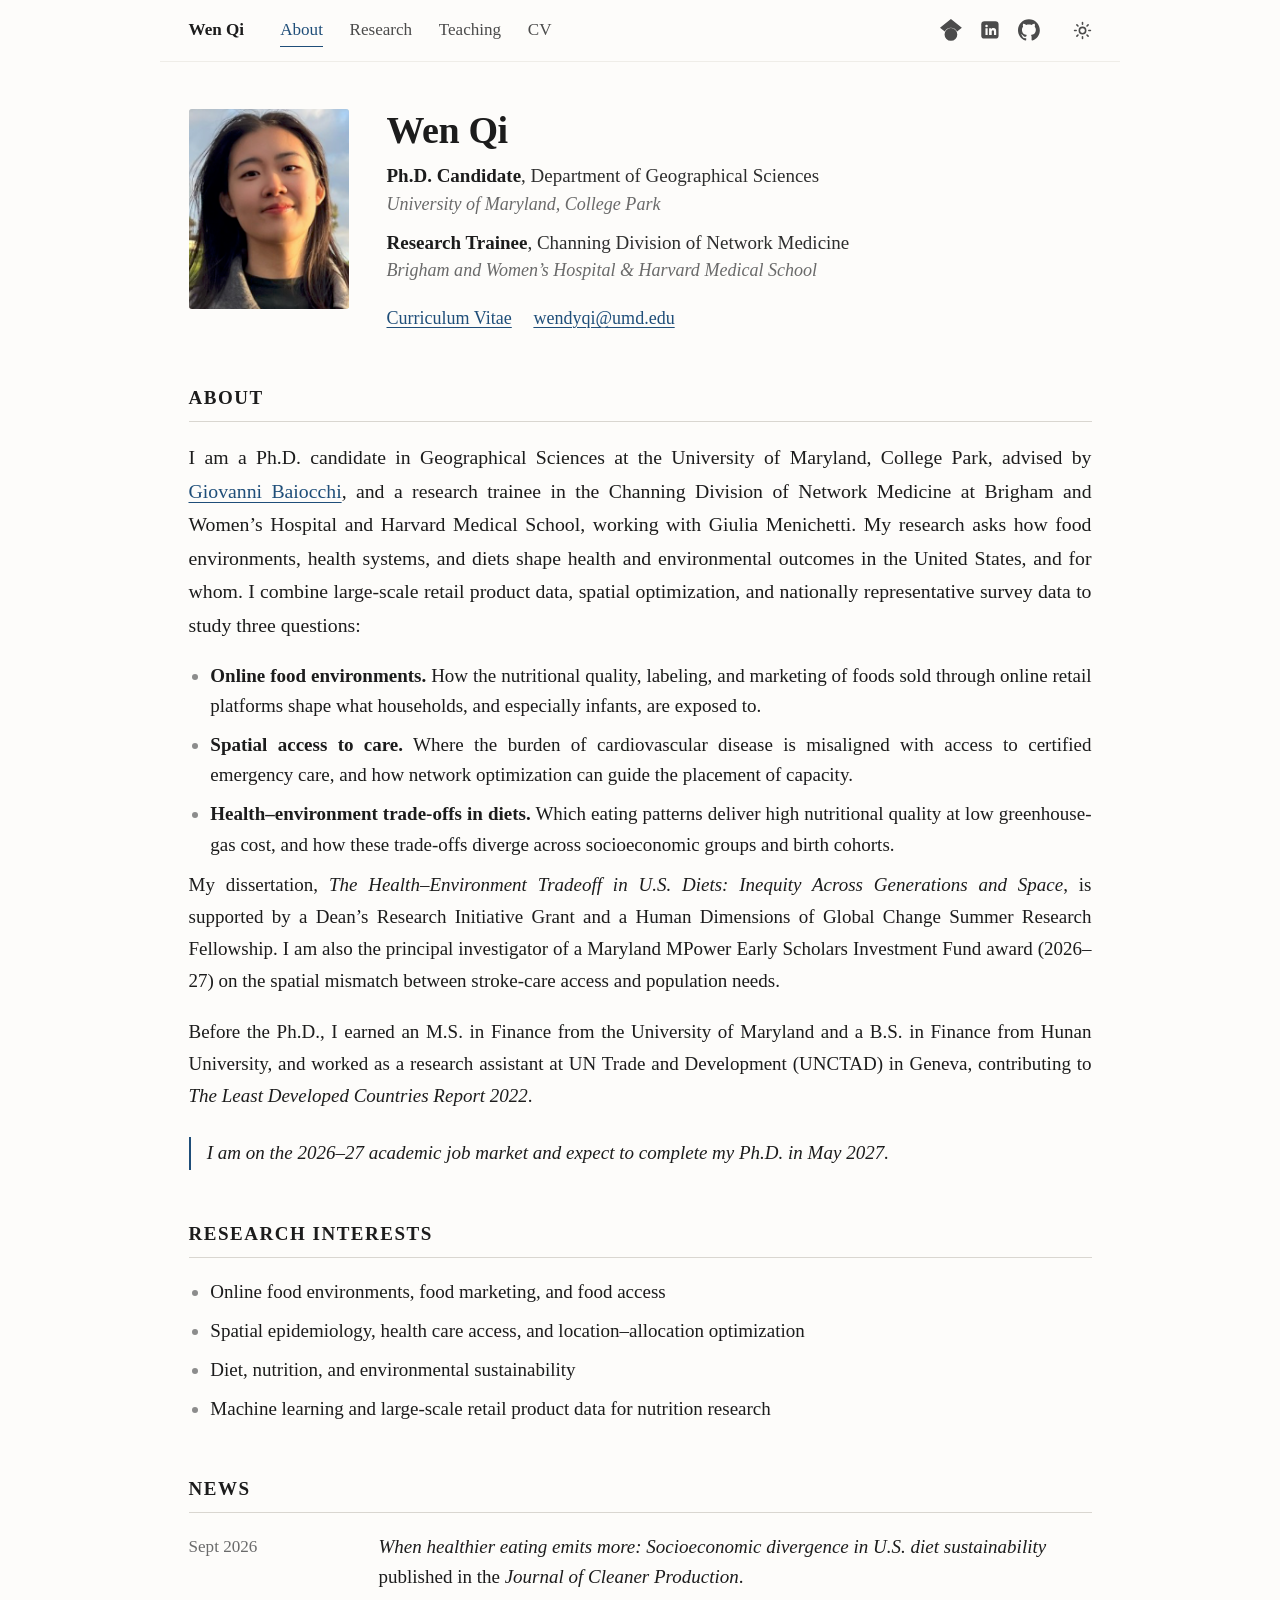
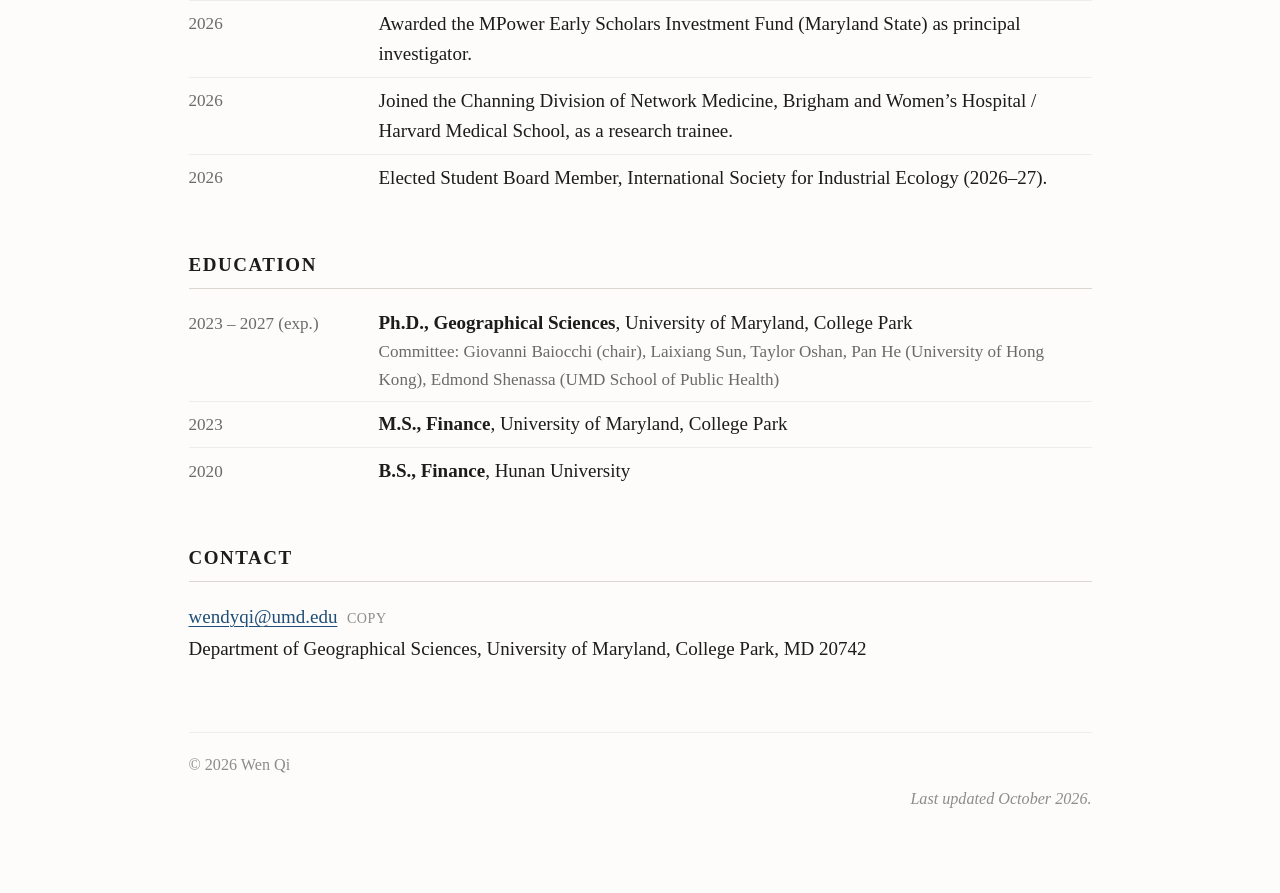
<file: index.html>
<!DOCTYPE html>
<html lang="en">
<head>
  <meta charset="UTF-8">
  <meta name="viewport" content="width=device-width, initial-scale=1.0">
  <title>Wen Qi — Ph.D. Candidate in Geographical Sciences, University of Maryland</title>
  <meta name="description" content="Wen Qi is a Ph.D. candidate in Geographical Sciences at the University of Maryland and a research trainee at Brigham and Women's Hospital / Harvard Medical School. Research on online food environments, spatial access to care, and the health and environmental impacts of diets. On the 2026–27 academic job market.">
  <meta name="author" content="Wen Qi">
  <meta name="theme-color" content="#fdfcfa">
  <meta property="og:type" content="website">
  <meta property="og:title" content="Wen Qi — Ph.D. Candidate, University of Maryland">
  <meta property="og:description" content="Research on online food environments, spatial access to care, and the health and environmental impacts of diets. On the 2026–27 academic job market.">
  <script type="application/ld+json">
  {
    "@context": "https://schema.org",
    "@type": "Person",
    "name": "Wen Qi",
    "alternateName": "Wendy Qi",
    "jobTitle": "Ph.D. Candidate in Geographical Sciences",
    "email": "wendyqi@umd.edu",
    "affiliation": [
      { "@type": "CollegeOrUniversity", "name": "University of Maryland, College Park" },
      { "@type": "Organization", "name": "Brigham and Women's Hospital / Harvard Medical School" }
    ],
    "alumniOf": [
      { "@type": "CollegeOrUniversity", "name": "University of Maryland, College Park" },
      { "@type": "CollegeOrUniversity", "name": "Hunan University" }
    ],
    "knowsAbout": ["Diet and nutrition", "Sustainable food systems", "Food environments", "Spatial epidemiology", "Health care access", "Optimization", "Machine learning"]
  }
  </script>
  <link rel="stylesheet" href="styles.css">
  <script>
    (function () {
      var e = document.documentElement; e.classList.add('js');
      try { if (localStorage.getItem('theme') === 'dark') e.setAttribute('data-theme', 'dark'); } catch (err) {}
    })();
  </script>
</head>
<body>
<nav class="topnav">
  <div class="topnav-inner">
    <a class="topnav-home" href="./">Wen Qi</a>
    <span class="topnav-links">
      <a href="./" aria-current="page">About</a>
      <a href="research.html">Research</a>
      <a href="teaching.html">Teaching</a>
      <a href="cv.pdf" target="_blank" rel="noopener">CV</a>
    </span>
    <span class="social">
      <a href="https://scholar.google.com/citations?user=WPGppOMAAAAJ&amp;hl=en" target="_blank" rel="noopener" aria-label="Google Scholar" title="Google Scholar">
        <svg viewBox="0 0 24 24" fill="currentColor" aria-hidden="true"><path d="M5.242 13.769L0 9.5 12 0l12 9.5-5.242 4.269C17.548 11.249 14.978 9.5 12 9.5c-2.977 0-5.548 1.748-6.758 4.269zM12 10a7 7 0 1 0 0 14 7 7 0 0 0 0-14z"/></svg>
      </a>
      <a href="https://www.linkedin.com/in/wenqi-codingefficient" target="_blank" rel="noopener" aria-label="LinkedIn" title="LinkedIn">
        <svg viewBox="0 0 24 24" aria-hidden="true"><rect x="2.5" y="2.5" width="19" height="19" rx="3.5" fill="currentColor"/><path fill="var(--bg)" d="M7.1 10.1h2.4v7.4H7.1zM8.3 6.4a1.4 1.4 0 1 1 0 2.8 1.4 1.4 0 0 1 0-2.8zM11.1 10.1h2.3v1c.35-.63 1.17-1.25 2.4-1.25 2.55 0 3.05 1.65 3.05 3.8v3.85h-2.4v-3.4c0-.82-.02-1.86-1.15-1.86-1.15 0-1.33.89-1.33 1.8v3.46h-2.87z"/></svg>
      </a>
      <a href="https://github.com/wendyqqqqi" target="_blank" rel="noopener" aria-label="GitHub" title="GitHub">
        <svg viewBox="0 0 24 24" fill="currentColor" aria-hidden="true"><path d="M12 .297c-6.63 0-12 5.373-12 12 0 5.303 3.438 9.8 8.205 11.385.6.113.82-.258.82-.577 0-.285-.01-1.04-.015-2.04-3.338.724-4.042-1.61-4.042-1.61C4.422 18.07 3.633 17.7 3.633 17.7c-1.087-.744.084-.729.084-.729 1.205.084 1.838 1.236 1.838 1.236 1.07 1.835 2.809 1.305 3.495.998.108-.776.417-1.305.76-1.605-2.665-.3-5.466-1.332-5.466-5.93 0-1.31.465-2.38 1.235-3.22-.135-.303-.54-1.523.105-3.176 0 0 1.005-.322 3.3 1.23.96-.267 1.98-.399 3-.405 1.02.006 2.04.138 3 .405 2.28-1.552 3.285-1.23 3.285-1.23.645 1.653.24 2.873.12 3.176.765.84 1.23 1.91 1.23 3.22 0 4.61-2.805 5.625-5.475 5.92.42.36.81 1.096.81 2.22 0 1.606-.015 2.896-.015 3.286 0 .315.21.69.825.57C20.565 22.092 24 17.592 24 12.297c0-6.627-5.373-12-12-12"/></svg>
      </a>
    </span>
    <button id="theme-toggle" class="theme-toggle" type="button" aria-label="Toggle dark mode" title="Light / dark">
      <svg class="ic-sun" viewBox="0 0 24 24" fill="none" stroke="currentColor" stroke-width="2" stroke-linecap="round"><circle cx="12" cy="12" r="4"/><path d="M12 2v2M12 20v2M4.9 4.9l1.4 1.4M17.7 17.7l1.4 1.4M2 12h2M20 12h2M4.9 19.1l1.4-1.4M17.7 6.3l1.4-1.4"/></svg>
      <svg class="ic-moon" viewBox="0 0 24 24" fill="none" stroke="currentColor" stroke-width="2" stroke-linecap="round" stroke-linejoin="round"><path d="M21 12.8A9 9 0 1 1 11.2 3a7 7 0 0 0 9.8 9.8z"/></svg>
    </button>
  </div>
</nav>

<header class="hero">
  <!-- 照片文件：images/Headshot.png（换照片时保持同名即可） -->
  <img class="portrait" src="images/Headshot.png" width="160" height="200" alt="Wen Qi">
  <div class="hero-text">
    <h1>Wen Qi</h1>
    <div class="affil">
      <p><span class="role">Ph.D. Candidate</span>, Department of Geographical Sciences<br>
      <span class="inst">University of Maryland, College Park</span></p>
      <p><span class="role">Research Trainee</span>, Channing Division of Network Medicine<br>
      <span class="inst">Brigham and Women’s Hospital &amp; Harvard Medical School</span></p>
    </div>
    <p class="links">
      <a href="cv.pdf" target="_blank" rel="noopener">Curriculum Vitae</a>
      <a href="mailto:wendyqi@umd.edu">wendyqi@umd.edu</a>
    </p>
  </div>
</header>

<main>

<section id="about">
  <h2>About</h2>
  <p class="lead">
    I am a Ph.D. candidate in Geographical Sciences at the University of Maryland, College Park,
    advised by <a href="https://geog.umd.edu/facultyprofile/baiocchi/giovanni" target="_blank" rel="noopener">Giovanni Baiocchi</a>,
    and a research trainee in the Channing Division of Network Medicine at Brigham and Women’s Hospital
    and Harvard Medical School, working with Giulia Menichetti.
    My research asks how food environments, health systems, and diets shape health and environmental
    outcomes in the United States, and for whom. I combine large-scale retail product data, spatial
    optimization, and nationally representative survey data to study three questions:
  </p>
  <ul class="plain">
    <li><strong>Online food environments.</strong> How the nutritional quality, labeling, and marketing of foods sold through online retail platforms shape what households, and especially infants, are exposed to.</li>
    <li><strong>Spatial access to care.</strong> Where the burden of cardiovascular disease is misaligned with access to certified emergency care, and how network optimization can guide the placement of capacity.</li>
    <li><strong>Health–environment trade-offs in diets.</strong> Which eating patterns deliver high nutritional quality at low greenhouse-gas cost, and how these trade-offs diverge across socioeconomic groups and birth cohorts.</li>
  </ul>
  <p>
    My dissertation, <em>The Health–Environment Tradeoff in U.S. Diets: Inequity Across Generations and Space</em>,
    is supported by a Dean’s Research Initiative Grant and a Human Dimensions of Global Change Summer Research Fellowship.
    I am also the principal investigator of a Maryland MPower Early Scholars Investment Fund award (2026–27) on the
    spatial mismatch between stroke-care access and population needs.
  </p>
  <p>
    Before the Ph.D., I earned an M.S. in Finance from the University of Maryland and a B.S. in Finance from Hunan University,
    and worked as a research assistant at UN Trade and Development (UNCTAD) in Geneva, contributing to
    <em>The Least Developed Countries Report 2022</em>.
  </p>
  <p class="market">I am on the 2026–27 academic job market and expect to complete my Ph.D. in May 2027.</p>
</section>

<section id="interests">
  <h2>Research Interests</h2>
  <ul class="plain">
    <li>Online food environments, food marketing, and food access</li>
    <li>Spatial epidemiology, health care access, and location–allocation optimization</li>
    <li>Diet, nutrition, and environmental sustainability</li>
    <li>Machine learning and large-scale retail product data for nutrition research</li>
  </ul>
</section>

<section id="news">
  <h2>News</h2>
  <ul class="rail">
    <li><span class="when">Sept 2026</span><span class="what"><em>When healthier eating emits more: Socioeconomic divergence in U.S. diet sustainability</em> published in the <em>Journal of Cleaner Production</em>.</span></li>
    <li><span class="when">2026</span><span class="what">Awarded the MPower Early Scholars Investment Fund (Maryland State) as principal investigator.</span></li>
    <li><span class="when">2026</span><span class="what">Joined the Channing Division of Network Medicine, Brigham and Women’s Hospital / Harvard Medical School, as a research trainee.</span></li>
    <li><span class="when">2026</span><span class="what">Elected Student Board Member, International Society for Industrial Ecology (2026–27).</span></li>
  </ul>
</section>

<section id="education">
  <h2>Education</h2>
  <ul class="rail">
    <li><span class="when">2023 – 2027 (exp.)</span><span class="what"><strong>Ph.D., Geographical Sciences</strong>, University of Maryland, College Park
      <small>Committee: Giovanni Baiocchi (chair), Laixiang Sun, Taylor Oshan, Pan He (University of Hong Kong), Edmond Shenassa (UMD School of Public Health)</small></span></li>
    <li><span class="when">2023</span><span class="what"><strong>M.S., Finance</strong>, University of Maryland, College Park</span></li>
    <li><span class="when">2020</span><span class="what"><strong>B.S., Finance</strong>, Hunan University</span></li>
  </ul>
</section>

<section id="contact">
  <h2>Contact</h2>
  <p>
    <a href="mailto:wendyqi@umd.edu">wendyqi@umd.edu</a><button type="button" class="copy-btn" data-copy="wendyqi@umd.edu" aria-label="Copy email address">copy</button><br>
    Department of Geographical Sciences, University of Maryland, College Park, MD 20742
  </p>
</section>

</main>

<footer>
  <p>© 2026 Wen Qi</p>
  <p class="updated"><em>Last updated October 2026.</em></p>
</footer>

<script src="script.js" defer></script>
</body>
</html>
</file>
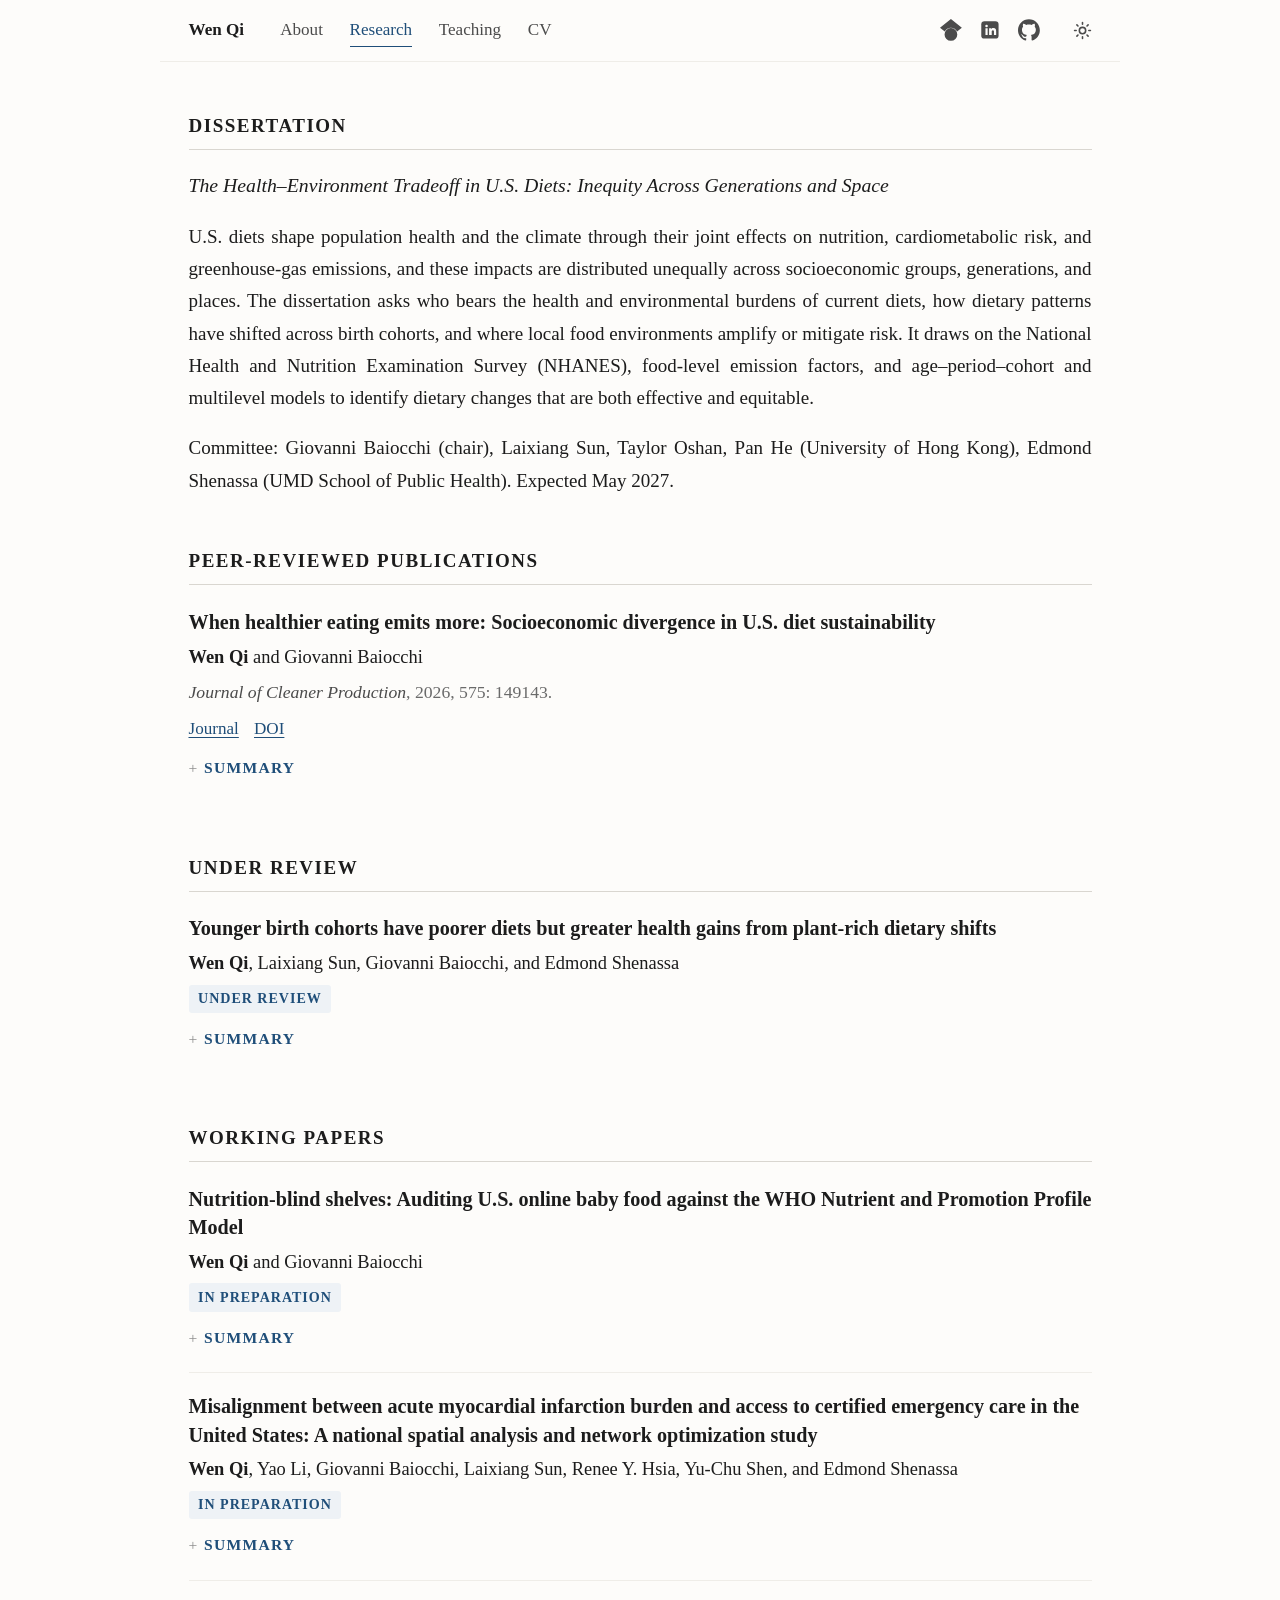
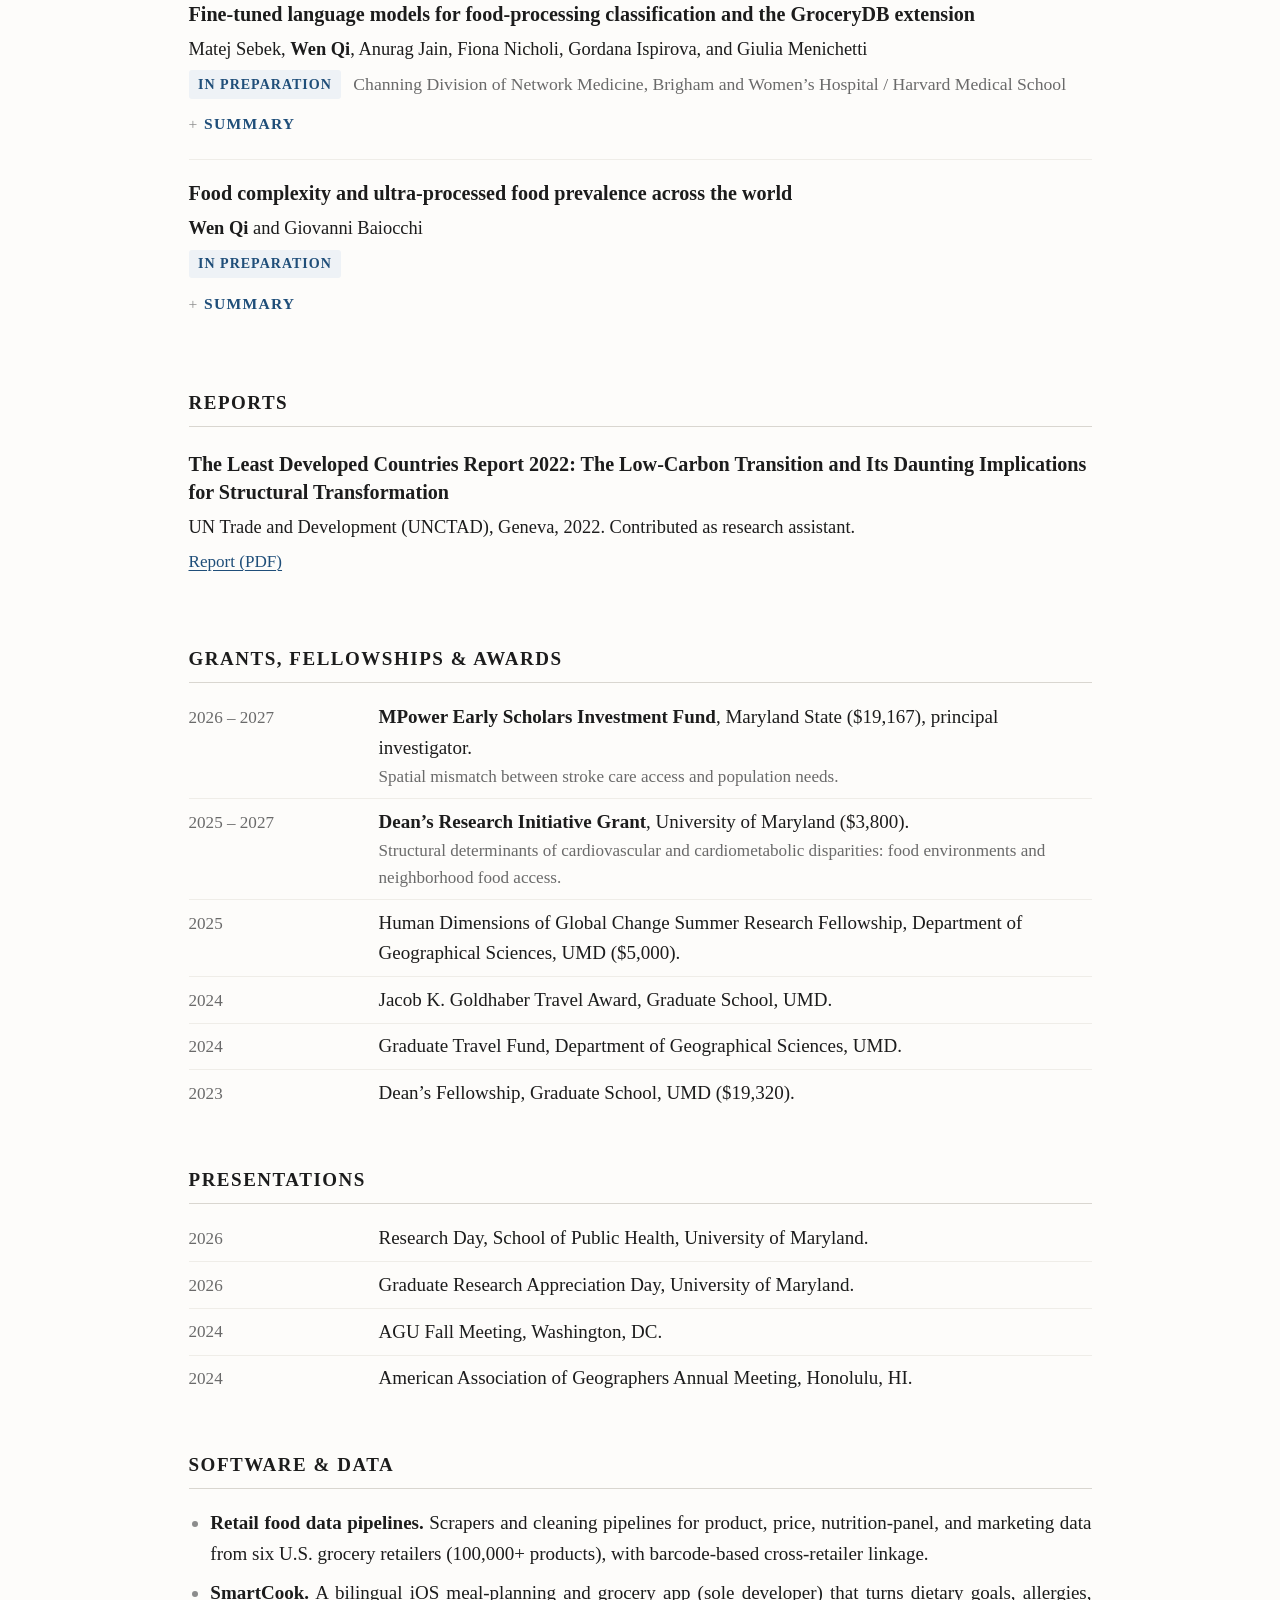
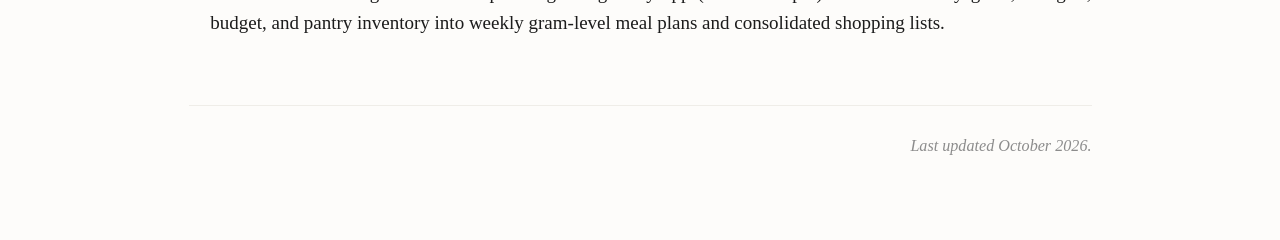
<file: research.html>
<!DOCTYPE html>
<html lang="en">
<head>
  <meta charset="UTF-8">
  <meta name="viewport" content="width=device-width, initial-scale=1.0">
  <title>Research — Wen Qi</title>
  <meta name="description" content="Publications, working papers, grants, and presentations of Wen Qi, Ph.D. candidate in Geographical Sciences at the University of Maryland.">
  <meta name="author" content="Wen Qi">
  <link rel="stylesheet" href="styles.css">
  <script>
    (function () {
      var e = document.documentElement; e.classList.add('js');
      try { if (localStorage.getItem('theme') === 'dark') e.setAttribute('data-theme', 'dark'); } catch (err) {}
    })();
  </script>
</head>
<body>
<nav class="topnav">
  <div class="topnav-inner">
    <a class="topnav-home" href="./">Wen Qi</a>
    <span class="topnav-links">
      <a href="./">About</a>
      <a href="research.html" aria-current="page">Research</a>
      <a href="teaching.html">Teaching</a>
      <a href="cv.pdf" target="_blank" rel="noopener">CV</a>
    </span>
    <span class="social">
      <a href="https://scholar.google.com/citations?user=WPGppOMAAAAJ&amp;hl=en" target="_blank" rel="noopener" aria-label="Google Scholar" title="Google Scholar">
        <svg viewBox="0 0 24 24" fill="currentColor" aria-hidden="true"><path d="M5.242 13.769L0 9.5 12 0l12 9.5-5.242 4.269C17.548 11.249 14.978 9.5 12 9.5c-2.977 0-5.548 1.748-6.758 4.269zM12 10a7 7 0 1 0 0 14 7 7 0 0 0 0-14z"/></svg>
      </a>
      <a href="https://www.linkedin.com/in/wenqi-codingefficient" target="_blank" rel="noopener" aria-label="LinkedIn" title="LinkedIn">
        <svg viewBox="0 0 24 24" aria-hidden="true"><rect x="2.5" y="2.5" width="19" height="19" rx="3.5" fill="currentColor"/><path fill="var(--bg)" d="M7.1 10.1h2.4v7.4H7.1zM8.3 6.4a1.4 1.4 0 1 1 0 2.8 1.4 1.4 0 0 1 0-2.8zM11.1 10.1h2.3v1c.35-.63 1.17-1.25 2.4-1.25 2.55 0 3.05 1.65 3.05 3.8v3.85h-2.4v-3.4c0-.82-.02-1.86-1.15-1.86-1.15 0-1.33.89-1.33 1.8v3.46h-2.87z"/></svg>
      </a>
      <a href="https://github.com/wendyqqqqi" target="_blank" rel="noopener" aria-label="GitHub" title="GitHub">
        <svg viewBox="0 0 24 24" fill="currentColor" aria-hidden="true"><path d="M12 .297c-6.63 0-12 5.373-12 12 0 5.303 3.438 9.8 8.205 11.385.6.113.82-.258.82-.577 0-.285-.01-1.04-.015-2.04-3.338.724-4.042-1.61-4.042-1.61C4.422 18.07 3.633 17.7 3.633 17.7c-1.087-.744.084-.729.084-.729 1.205.084 1.838 1.236 1.838 1.236 1.07 1.835 2.809 1.305 3.495.998.108-.776.417-1.305.76-1.605-2.665-.3-5.466-1.332-5.466-5.93 0-1.31.465-2.38 1.235-3.22-.135-.303-.54-1.523.105-3.176 0 0 1.005-.322 3.3 1.23.96-.267 1.98-.399 3-.405 1.02.006 2.04.138 3 .405 2.28-1.552 3.285-1.23 3.285-1.23.645 1.653.24 2.873.12 3.176.765.84 1.23 1.91 1.23 3.22 0 4.61-2.805 5.625-5.475 5.92.42.36.81 1.096.81 2.22 0 1.606-.015 2.896-.015 3.286 0 .315.21.69.825.57C20.565 22.092 24 17.592 24 12.297c0-6.627-5.373-12-12-12"/></svg>
      </a>
    </span>
    <button id="theme-toggle" class="theme-toggle" type="button" aria-label="Toggle dark mode" title="Light / dark">
      <svg class="ic-sun" viewBox="0 0 24 24" fill="none" stroke="currentColor" stroke-width="2" stroke-linecap="round"><circle cx="12" cy="12" r="4"/><path d="M12 2v2M12 20v2M4.9 4.9l1.4 1.4M17.7 17.7l1.4 1.4M2 12h2M20 12h2M4.9 19.1l1.4-1.4M17.7 6.3l1.4-1.4"/></svg>
      <svg class="ic-moon" viewBox="0 0 24 24" fill="none" stroke="currentColor" stroke-width="2" stroke-linecap="round" stroke-linejoin="round"><path d="M21 12.8A9 9 0 1 1 11.2 3a7 7 0 0 0 9.8 9.8z"/></svg>
    </button>
  </div>
</nav>

<main>

<section id="dissertation">
  <h2>Dissertation</h2>
  <p class="lead"><em>The Health–Environment Tradeoff in U.S. Diets: Inequity Across Generations and Space</em></p>
  <p>
    U.S. diets shape population health and the climate through their joint effects on nutrition, cardiometabolic risk,
    and greenhouse-gas emissions, and these impacts are distributed unequally across socioeconomic groups, generations,
    and places. The dissertation asks who bears the health and environmental burdens of current diets, how dietary
    patterns have shifted across birth cohorts, and where local food environments amplify or mitigate risk. It draws on
    the National Health and Nutrition Examination Survey (NHANES), food-level emission factors, and age–period–cohort
    and multilevel models to identify dietary changes that are both effective and equitable.
  </p>
  <p class="venue">Committee: Giovanni Baiocchi (chair), Laixiang Sun, Taylor Oshan, Pan He (University of Hong Kong), Edmond Shenassa (UMD School of Public Health). Expected May 2027.</p>
</section>

<section id="publications">
  <h2>Peer-Reviewed Publications</h2>
  <ol class="papers">
    <li class="paper">
      <h3>When healthier eating emits more: Socioeconomic divergence in U.S. diet sustainability</h3>
      <p class="byline"><b>Wen Qi</b> and Giovanni Baiocchi</p>
      <p class="venue"><em>Journal of Cleaner Production</em>, 2026, 575: 149143.</p>
      <p class="plinks"><a href="https://doi.org/10.1016/j.jclepro.2026.149143" target="_blank" rel="noopener">Journal</a><a href="https://doi.org/10.1016/j.jclepro.2026.149143" target="_blank" rel="noopener">DOI</a></p>
      <details>
        <summary>Summary</summary>
        <p>Using nationally representative NHANES dietary data, we combine the Healthy Eating Index with diet-related greenhouse-gas emissions across 13 food components to characterize how actually consumed U.S. diets balance nutritional quality against climate impact. Diets rich in seafood and plant protein, fruit, and whole grains achieve a favorable trade-off, whereas diets high in saturated fat, sodium, and refined grains add environmental burden with little health benefit. The trade-off diverges by socioeconomic position: diet quality responds mainly to income, emissions respond to prices mostly within more expensive diets, and education improves both only at its highest level. Policies that make nutritious, low-impact foods affordable are needed to close the gap.</p>
      </details>
    </li>
  </ol>
</section>

<section id="under-review">
  <h2>Under Review</h2>
  <ol class="papers">
    <li class="paper">
      <h3>Younger birth cohorts have poorer diets but greater health gains from plant-rich dietary shifts</h3>
      <p class="byline"><b>Wen Qi</b>, Laixiang Sun, Giovanni Baiocchi, and Edmond Shenassa</p>
      <p class="venue"><span class="tag">Under review</span></p>
      <details>
        <summary>Summary</summary>
        <p>Using age–period–cohort models on NHANES 1999–2020 (about 26,000 adults), we separate generational differences in diet quality, cardiometabolic dysfunction, and diet-related greenhouse-gas emissions from age and period effects, then simulate individual-level, nutritionally constrained shifts of 20–50% toward EAT-Lancet reference diets. Younger cohorts start from poorer diets but gain the most in cardiometabolic health; older adults see smaller gains and potential protein-quality trade-offs; emissions fall across all cohorts. The results argue for cohort-aware dietary policy that pairs sustainability targets with age-appropriate nutrition safeguards.</p>
      </details>
    </li>
  </ol>
</section>

<section id="working-papers">
  <h2>Working Papers</h2>
  <ol class="papers">
    <li class="paper">
      <h3>Nutrition-blind shelves: Auditing U.S. online baby food against the WHO Nutrient and Promotion Profile Model</h3>
      <p class="byline"><b>Wen Qi</b> and Giovanni Baiocchi</p>
      <p class="venue"><span class="tag">In preparation</span></p>
      <details>
        <summary>Summary</summary>
        <p>We audit 1,234 unique commercial foods for infants and young children sold online by six U.S. retailers (Amazon, Target, Whole Foods, Harris Teeter, Safeway, and Costco) against the composition and promotion criteria of the WHO Nutrient and Promotion Profile Model. Six in ten products fail at least one composition criterion. Organic certification and the premium brand tier are associated with fewer added-sugar failures, but no visible cue or label marks overall compliance, and the promotional claims that cover almost every listing carry price premiums within brand without being associated with compliance. The study links large-scale retail data collection, LLM-assisted claim coding with author adjudication, and brand-clustered inference.</p>
      </details>
    </li>
    <li class="paper">
      <h3>Misalignment between acute myocardial infarction burden and access to certified emergency care in the United States: A national spatial analysis and network optimization study</h3>
      <p class="byline"><b>Wen Qi</b>, Yao Li, Giovanni Baiocchi, Laixiang Sun, Renee Y. Hsia, Yu-Chu Shen, and Edmond Shenassa</p>
      <p class="venue"><span class="tag">In preparation</span></p>
      <details>
        <summary>Summary</summary>
        <p>We estimate ZIP-level demand for acute myocardial infarction care from Medicare claims and hospital service-area flows, and match it against the national supply of hospitals with interventional cardiac catheterization capability. Two-step floating catchment accessibility at 30- and 60-minute thresholds identifies both under-served areas and over-served clusters, and location–allocation models show where added or reallocated capacity would yield the largest gains in timely access.</p>
      </details>
    </li>
    <li class="paper">
      <h3>Fine-tuned language models for food-processing classification and the GroceryDB extension</h3>
      <p class="byline">Matej Sebek, <b>Wen Qi</b>, Anurag Jain, Fiona Nicholi, Gordana Ispirova, and Giulia Menichetti</p>
      <p class="venue"><span class="tag">In preparation</span> Channing Division of Network Medicine, Brigham and Women’s Hospital / Harvard Medical School</p>
      <details>
        <summary>Summary</summary>
        <p>Extends GroceryDB, a research database of the U.S. grocery supply, with more than 100,000 product records collected from six national retailers, and retrains the fine-tuned BERT and XGBoost classifiers behind the food-processing score (FPro) on the expanded data, improving held-out discrimination and aligning the predicted distribution of processing with what is observed on retail shelves.</p>
      </details>
    </li>
    <li class="paper">
      <h3>Food complexity and ultra-processed food prevalence across the world</h3>
      <p class="byline"><b>Wen Qi</b> and Giovanni Baiocchi</p>
      <p class="venue"><span class="tag">In preparation</span></p>
      <details>
        <summary>Summary</summary>
        <p>Builds a country–year panel that links the complexity and import dependence of national food systems, derived from trade and price data, to the prevalence of processed and ultra-processed foods and to population obesity, to ask how the structure of a country’s food supply shapes its dietary transition.</p>
      </details>
    </li>
  </ol>
</section>

<section id="reports">
  <h2>Reports</h2>
  <ol class="papers">
    <li class="paper">
      <h3>The Least Developed Countries Report 2022: The Low-Carbon Transition and Its Daunting Implications for Structural Transformation</h3>
      <p class="byline">UN Trade and Development (UNCTAD), Geneva, 2022. Contributed as research assistant.</p>
      <p class="plinks"><a href="https://unctad.org/system/files/official-document/ldc2022_en.pdf" target="_blank" rel="noopener">Report (PDF)</a></p>
    </li>
  </ol>
</section>

<section id="grants">
  <h2>Grants, Fellowships &amp; Awards</h2>
  <ul class="rail">
    <li><span class="when">2026 – 2027</span><span class="what"><strong>MPower Early Scholars Investment Fund</strong>, Maryland State ($19,167), principal investigator.<small>Spatial mismatch between stroke care access and population needs.</small></span></li>
    <li><span class="when">2025 – 2027</span><span class="what"><strong>Dean’s Research Initiative Grant</strong>, University of Maryland ($3,800).<small>Structural determinants of cardiovascular and cardiometabolic disparities: food environments and neighborhood food access.</small></span></li>
    <li><span class="when">2025</span><span class="what">Human Dimensions of Global Change Summer Research Fellowship, Department of Geographical Sciences, UMD ($5,000).</span></li>
    <li><span class="when">2024</span><span class="what">Jacob K. Goldhaber Travel Award, Graduate School, UMD.</span></li>
    <li><span class="when">2024</span><span class="what">Graduate Travel Fund, Department of Geographical Sciences, UMD.</span></li>
    <li><span class="when">2023</span><span class="what">Dean’s Fellowship, Graduate School, UMD ($19,320).</span></li>
  </ul>
</section>

<section id="talks">
  <h2>Presentations</h2>
  <ul class="rail">
    <li><span class="when">2026</span><span class="what">Research Day, School of Public Health, University of Maryland.</span></li>
    <li><span class="when">2026</span><span class="what">Graduate Research Appreciation Day, University of Maryland.</span></li>
    <li><span class="when">2024</span><span class="what">AGU Fall Meeting, Washington, DC.</span></li>
    <li><span class="when">2024</span><span class="what">American Association of Geographers Annual Meeting, Honolulu, HI.</span></li>
  </ul>
</section>

<section id="software">
  <h2>Software &amp; Data</h2>
  <ul class="plain">
    <li><strong>Retail food data pipelines.</strong> Scrapers and cleaning pipelines for product, price, nutrition-panel, and marketing data from six U.S. grocery retailers (100,000+ products), with barcode-based cross-retailer linkage.</li>
    <li><strong>SmartCook.</strong> A bilingual iOS meal-planning and grocery app (sole developer) that turns dietary goals, allergies, budget, and pantry inventory into weekly gram-level meal plans and consolidated shopping lists.</li>
  </ul>
</section>

</main>

<footer>
  <p class="updated"><em>Last updated October 2026.</em></p>
</footer>

<script src="script.js" defer></script>
</body>
</html>
</file>
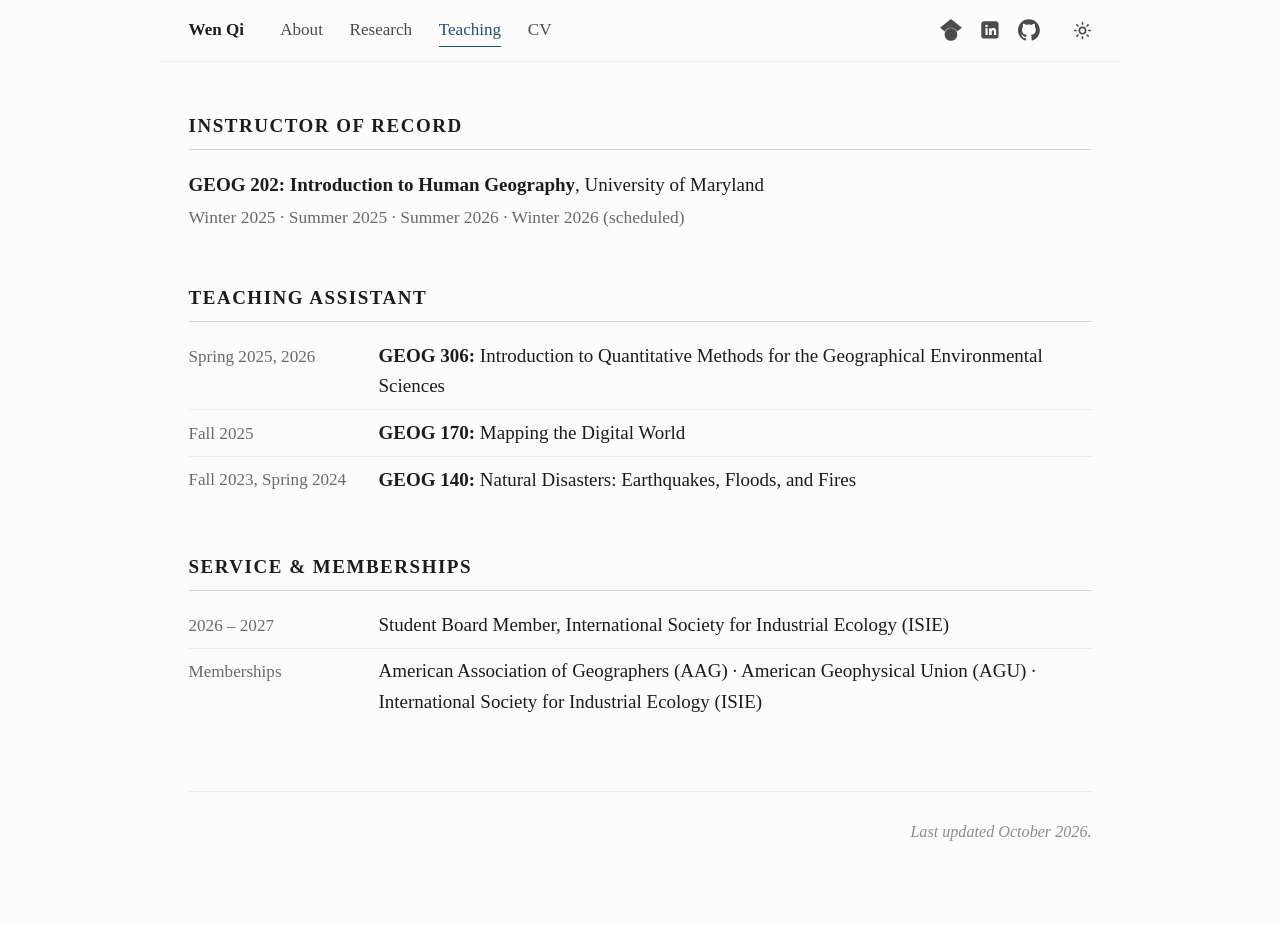
<file: teaching.html>
<!DOCTYPE html>
<html lang="en">
<head>
  <meta charset="UTF-8">
  <meta name="viewport" content="width=device-width, initial-scale=1.0">
  <title>Teaching — Wen Qi</title>
  <meta name="description" content="Teaching and service of Wen Qi, Ph.D. candidate in Geographical Sciences at the University of Maryland.">
  <meta name="author" content="Wen Qi">
  <link rel="stylesheet" href="styles.css">
  <script>
    (function () {
      var e = document.documentElement; e.classList.add('js');
      try { if (localStorage.getItem('theme') === 'dark') e.setAttribute('data-theme', 'dark'); } catch (err) {}
    })();
  </script>
</head>
<body>
<nav class="topnav">
  <div class="topnav-inner">
    <a class="topnav-home" href="./">Wen Qi</a>
    <span class="topnav-links">
      <a href="./">About</a>
      <a href="research.html">Research</a>
      <a href="teaching.html" aria-current="page">Teaching</a>
      <a href="cv.pdf" target="_blank" rel="noopener">CV</a>
    </span>
    <span class="social">
      <a href="https://scholar.google.com/citations?user=WPGppOMAAAAJ&amp;hl=en" target="_blank" rel="noopener" aria-label="Google Scholar" title="Google Scholar">
        <svg viewBox="0 0 24 24" fill="currentColor" aria-hidden="true"><path d="M5.242 13.769L0 9.5 12 0l12 9.5-5.242 4.269C17.548 11.249 14.978 9.5 12 9.5c-2.977 0-5.548 1.748-6.758 4.269zM12 10a7 7 0 1 0 0 14 7 7 0 0 0 0-14z"/></svg>
      </a>
      <a href="https://www.linkedin.com/in/wenqi-codingefficient" target="_blank" rel="noopener" aria-label="LinkedIn" title="LinkedIn">
        <svg viewBox="0 0 24 24" aria-hidden="true"><rect x="2.5" y="2.5" width="19" height="19" rx="3.5" fill="currentColor"/><path fill="var(--bg)" d="M7.1 10.1h2.4v7.4H7.1zM8.3 6.4a1.4 1.4 0 1 1 0 2.8 1.4 1.4 0 0 1 0-2.8zM11.1 10.1h2.3v1c.35-.63 1.17-1.25 2.4-1.25 2.55 0 3.05 1.65 3.05 3.8v3.85h-2.4v-3.4c0-.82-.02-1.86-1.15-1.86-1.15 0-1.33.89-1.33 1.8v3.46h-2.87z"/></svg>
      </a>
      <a href="https://github.com/wendyqqqqi" target="_blank" rel="noopener" aria-label="GitHub" title="GitHub">
        <svg viewBox="0 0 24 24" fill="currentColor" aria-hidden="true"><path d="M12 .297c-6.63 0-12 5.373-12 12 0 5.303 3.438 9.8 8.205 11.385.6.113.82-.258.82-.577 0-.285-.01-1.04-.015-2.04-3.338.724-4.042-1.61-4.042-1.61C4.422 18.07 3.633 17.7 3.633 17.7c-1.087-.744.084-.729.084-.729 1.205.084 1.838 1.236 1.838 1.236 1.07 1.835 2.809 1.305 3.495.998.108-.776.417-1.305.76-1.605-2.665-.3-5.466-1.332-5.466-5.93 0-1.31.465-2.38 1.235-3.22-.135-.303-.54-1.523.105-3.176 0 0 1.005-.322 3.3 1.23.96-.267 1.98-.399 3-.405 1.02.006 2.04.138 3 .405 2.28-1.552 3.285-1.23 3.285-1.23.645 1.653.24 2.873.12 3.176.765.84 1.23 1.91 1.23 3.22 0 4.61-2.805 5.625-5.475 5.92.42.36.81 1.096.81 2.22 0 1.606-.015 2.896-.015 3.286 0 .315.21.69.825.57C20.565 22.092 24 17.592 24 12.297c0-6.627-5.373-12-12-12"/></svg>
      </a>
    </span>
    <button id="theme-toggle" class="theme-toggle" type="button" aria-label="Toggle dark mode" title="Light / dark">
      <svg class="ic-sun" viewBox="0 0 24 24" fill="none" stroke="currentColor" stroke-width="2" stroke-linecap="round"><circle cx="12" cy="12" r="4"/><path d="M12 2v2M12 20v2M4.9 4.9l1.4 1.4M17.7 17.7l1.4 1.4M2 12h2M20 12h2M4.9 19.1l1.4-1.4M17.7 6.3l1.4-1.4"/></svg>
      <svg class="ic-moon" viewBox="0 0 24 24" fill="none" stroke="currentColor" stroke-width="2" stroke-linecap="round" stroke-linejoin="round"><path d="M21 12.8A9 9 0 1 1 11.2 3a7 7 0 0 0 9.8 9.8z"/></svg>
    </button>
  </div>
</nav>

<main>

<section id="instructor">
  <h2>Instructor of Record</h2>
  <div class="course">
    <p><span class="code">GEOG 202: Introduction to Human Geography</span>, University of Maryland<br>
    <span class="terms">Winter 2025 · Summer 2025 · Summer 2026 · Winter 2026 (scheduled)</span></p>
  </div>
  <!-- When you have course-evaluation scores, add a small table here, e.g.
  <table class="evals">
    <thead><tr><th>Term</th><th>Course rating</th><th>Instructor rating</th></tr></thead>
    <tbody><tr><td>Summer 2025</td><td>x.xx / 4.0</td><td>x.xx / 4.0</td></tr></tbody>
  </table>
  -->
</section>

<section id="ta">
  <h2>Teaching Assistant</h2>
  <ul class="rail">
    <li><span class="when">Spring 2025, 2026</span><span class="what"><strong>GEOG 306:</strong> Introduction to Quantitative Methods for the Geographical Environmental Sciences</span></li>
    <li><span class="when">Fall 2025</span><span class="what"><strong>GEOG 170:</strong> Mapping the Digital World</span></li>
    <li><span class="when">Fall 2023, Spring 2024</span><span class="what"><strong>GEOG 140:</strong> Natural Disasters: Earthquakes, Floods, and Fires</span></li>
  </ul>
</section>

<section id="service">
  <h2>Service &amp; Memberships</h2>
  <ul class="rail">
    <li><span class="when">2026 – 2027</span><span class="what">Student Board Member, International Society for Industrial Ecology (ISIE)</span></li>
    <li><span class="when">Memberships</span><span class="what">American Association of Geographers (AAG) · American Geophysical Union (AGU) · International Society for Industrial Ecology (ISIE)</span></li>
  </ul>
</section>

</main>

<footer>
  <p class="updated"><em>Last updated October 2026.</em></p>
</footer>

<script src="script.js" defer></script>
</body>
</html>
</file>
<file: styles.css>
/* Wen Qi — personal academic site. Plain HTML + CSS, no build step. */

html { font-size: 19px; -webkit-text-size-adjust: 100%; scroll-behavior: smooth; background: var(--bg); }

/* Light is the default; the toggle writes data-theme="dark" and remembers it. */
:root {
  color-scheme: light;
  --bg: #fdfcfa;
  --fg: #1c1c1c;
  --fg-2: #2e2e2e;
  --fg-3: #4b4b4b;
  --muted: #6a6a6a;
  --faint: #8c8c8c;
  --accent: #1f4e79;
  --accent-hover: #0d2b4d;
  --line: #d9d6d0;
  --line-soft: #e6e3dd;
  --line-faint: #efede8;
  --tag-bg: #eef2f6;
  --nav-bg: rgba(253, 252, 250, 0.94);
}
:root[data-theme="dark"] {
  color-scheme: dark;
  --bg: #15171c;
  --fg: #e6e6e6;
  --fg-2: #d2d4d7;
  --fg-3: #aeb3bb;
  --muted: #9298a2;
  --faint: #767c86;
  --accent: #8fb3e6;
  --accent-hover: #b4cdf2;
  --line: #3a404a;
  --line-soft: #2c313a;
  --line-faint: #23272e;
  --tag-bg: #232933;
  --nav-bg: rgba(21, 23, 28, 0.92);
}

* { box-sizing: border-box; }

body {
  font-family: 'Times New Roman', Times, 'Nimbus Roman', 'Liberation Serif', serif;
  line-height: 1.6;
  color: var(--fg);
  background: var(--bg);
  max-width: 960px;
  margin: 0 auto;
  padding: 0 1.5rem 4rem;
  -webkit-font-smoothing: antialiased;
}

a { color: var(--accent); text-decoration: underline; text-underline-offset: 0.18em; text-decoration-thickness: 0.06em; }
a:hover { color: var(--accent-hover); }
img { max-width: 100%; display: block; }

/* ---------- Top nav ---------- */
.topnav {
  position: sticky; top: 0; z-index: 10;
  background: var(--nav-bg);
  backdrop-filter: saturate(180%) blur(8px);
  -webkit-backdrop-filter: saturate(180%) blur(8px);
  border-bottom: 1px solid var(--line-faint);
  margin: 0 -1.5rem 2.5rem;
  padding: 0.7rem 1.5rem;
}
.topnav-inner { max-width: 960px; margin: 0 auto; display: flex; align-items: center; gap: 1.5rem; font-size: 0.9rem; flex-wrap: wrap; }
.topnav a { color: var(--fg-3); text-decoration: none; padding: 0.15rem 0; border-bottom: 1px solid transparent; transition: color .15s, border-color .15s; }
.topnav a:hover { color: var(--fg); border-bottom-color: var(--fg); }
.topnav a[aria-current="page"] { color: var(--accent); border-bottom-color: var(--accent); }
.topnav-home { font-weight: 600; color: var(--fg) !important; margin-right: 0.4rem; }
.topnav-links { display: flex; align-items: center; gap: 1.4rem; flex-wrap: wrap; }

/* Social icons, top right of the nav */
.social { margin-left: auto; display: inline-flex; align-items: center; gap: 0.9rem; }
.social a { display: inline-flex; color: var(--fg-3); border-bottom: 0 !important; padding: 0; line-height: 0; }
.social a:hover { color: var(--accent); }
.social svg { width: 1.15rem; height: 1.15rem; }

.theme-toggle {
  margin-left: 0.2rem; display: none; align-items: center; gap: 0.4rem;
  background: none; border: 0; padding: 0; cursor: pointer; line-height: 0; color: var(--fg-3);
}
html.js .theme-toggle { display: inline-flex; }
.theme-toggle svg { width: 1rem; height: 1rem; }
.theme-toggle .ic-moon { display: none; }
:root[data-theme="dark"] .theme-toggle .ic-sun { display: none; }
:root[data-theme="dark"] .theme-toggle .ic-moon { display: block; }

/* ---------- Hero ---------- */
.hero { display: flex; gap: 2rem; align-items: flex-start; margin-bottom: 2.5rem; }
.portrait { width: 160px; height: 200px; object-fit: cover; object-position: top center; flex-shrink: 0; border-radius: 3px; background: var(--line-soft); }
.hero-text { min-width: 0; }
.hero h1 { font-size: 2rem; font-weight: 600; margin: 0 0 0.5rem; line-height: 1.15; letter-spacing: -0.01em; }
.hero .affil { margin: 0 0 1rem; }
.hero .affil p { margin: 0 0 0.6rem; color: var(--fg-2); line-height: 1.45; }
.hero .affil p:last-child { margin-bottom: 0; }
.hero .affil .role { font-weight: 600; color: var(--fg); }
.hero .affil .inst { font-style: italic; color: var(--muted); font-size: 0.95rem; }
.hero .links { margin: 0; font-size: 0.95rem; line-height: 1.7; }
.hero .links a { margin-right: 0.9rem; white-space: nowrap; }

/* ---------- Sections ---------- */
main > section { margin-top: 2.6rem; scroll-margin-top: 4.5rem; }
h2 {
  font-size: 1rem; font-weight: 600; text-transform: uppercase; letter-spacing: 0.08em;
  color: var(--fg); margin: 0 0 1rem; padding-bottom: 0.4rem; border-bottom: 1px solid var(--line);
}
h3.sub { font-size: 1.02rem; font-weight: 600; font-style: italic; margin: 1.6rem 0 0.6rem; color: var(--fg-2); }
section p { margin: 0 0 0.95rem; line-height: 1.7; }
/* Justified paragraphs everywhere */
section p, .plain li, .paper details > p { text-align: justify; hyphens: auto; -webkit-hyphens: auto; }
section p:last-child { margin-bottom: 0; }
.lead { font-size: 1.04rem; }
.market { margin-top: 1.3rem; font-style: italic; border-left: 2px solid var(--accent); padding-left: 0.85rem; }

.plain { list-style: disc outside; margin: 0; padding-left: 1.15rem; }
.plain li { margin: 0 0 0.45rem; }
.plain li::marker { color: var(--faint); }

/* Date-rail lists (education, news, grants, talks, teaching) */
.rail { list-style: none; margin: 0; padding: 0; }
.rail li { display: grid; grid-template-columns: 9rem 1fr; column-gap: 1rem; padding: 0.4rem 0; border-top: 1px solid var(--line-faint); }
.rail li:first-child { border-top: 0; padding-top: 0; }
.rail .when { color: var(--muted); font-size: 0.9rem; font-variant-numeric: tabular-nums; padding-top: 0.1rem; }
.rail .what { min-width: 0; }
.rail .what small, .rail .what .note { display: block; color: var(--muted); font-size: 0.9rem; }

/* ---------- Papers ---------- */
.papers { list-style: none; padding: 0; margin: 0; }
.paper { padding: 1rem 0; border-top: 1px solid var(--line-faint); }
.paper:first-child { border-top: 0; padding-top: 0.2rem; }
.paper h3 { font-size: 1.06rem; font-weight: 600; line-height: 1.4; margin: 0 0 0.3rem; }
.paper .byline { margin: 0 0 0.2rem; color: var(--fg); font-size: 0.97rem; }
.paper .byline b { font-weight: 600; }
.paper .venue { margin: 0 0 0.35rem; font-size: 0.93rem; color: var(--muted); }
.paper .venue em { color: var(--fg-3); }
.tag { display: inline-block; font-size: 0.74rem; text-transform: uppercase; letter-spacing: 0.07em; font-weight: 600; color: var(--accent); background: var(--tag-bg); padding: 0.12rem 0.5rem; border-radius: 3px; margin-right: 0.4rem; vertical-align: 0.1em; }
.paper .plinks { font-size: 0.9rem; margin: 0; }
.paper .plinks a { margin-right: 0.8rem; }
.paper details { margin: 0.5rem 0 0; }
.paper summary {
  cursor: pointer; display: inline-block; font-size: 0.82rem; text-transform: uppercase; letter-spacing: 0.08em;
  font-weight: 600; color: var(--accent); list-style: none; padding: 0.15rem 0; user-select: none;
}
.paper summary::-webkit-details-marker { display: none; }
.paper summary::before { content: "+"; display: inline-block; width: 1em; color: var(--faint); font-weight: 400; }
.paper details[open] summary::before { content: "\2212"; }
.paper details > p { margin: 0.5rem 0 0; padding-left: 1rem; border-left: 2px solid var(--line-soft); color: var(--fg-2); font-size: 0.95rem; line-height: 1.6; }

/* ---------- Teaching ---------- */
.course { margin: 0 0 1rem; }
.course .code { font-weight: 600; }
.course .terms { color: var(--muted); font-size: 0.92rem; }

/* ---------- Copy button & footer ---------- */
.copy-btn { display: none; font-family: inherit; font-size: 0.74rem; letter-spacing: 0.04em; text-transform: uppercase; color: var(--faint); background: none; border: 0; padding: 0; margin-left: 0.5rem; cursor: pointer; }
html.js .copy-btn { display: inline; }
.copy-btn:hover, .copy-btn.copied { color: var(--accent); }

footer { margin-top: 3.5rem; padding-top: 1rem; border-top: 1px solid var(--line-faint); color: var(--faint); font-size: 0.85rem; }
footer p { margin: 0 0 0.3rem; }
footer .updated { text-align: right; font-style: italic; margin-top: 0.4rem; }

a:focus-visible, button:focus-visible, summary:focus-visible { outline: 2px solid var(--accent); outline-offset: 2px; }

/* ---------- Small screens ---------- */
@media (max-width: 640px) {
  html { font-size: 17px; }
  body { padding: 0 1rem 3rem; }
  .topnav { margin: 0 -1rem 2rem; padding: 0.6rem 1rem; }
  /* Two rows on phones: name + page links, then the icons right-aligned. */
  .topnav-inner { gap: 0.5rem 0.8rem; flex-wrap: wrap; font-size: 0.84rem; }
  .topnav-links { gap: 0.8rem; flex-wrap: nowrap; }
  .topnav-home { margin-right: 0; white-space: nowrap; }
  .social { margin-left: auto; gap: 0.8rem; }
  .social svg { width: 1.05rem; height: 1.05rem; }
  .hero { flex-direction: column; gap: 1.2rem; }
  .portrait { width: 140px; height: 175px; }
  .rail li { grid-template-columns: 1fr; row-gap: 0.1rem; }
}

@media print {
  .topnav, .theme-toggle, .copy-btn { display: none !important; }
  body { max-width: none; }
  a { color: inherit; text-decoration: none; }
}
</file>
